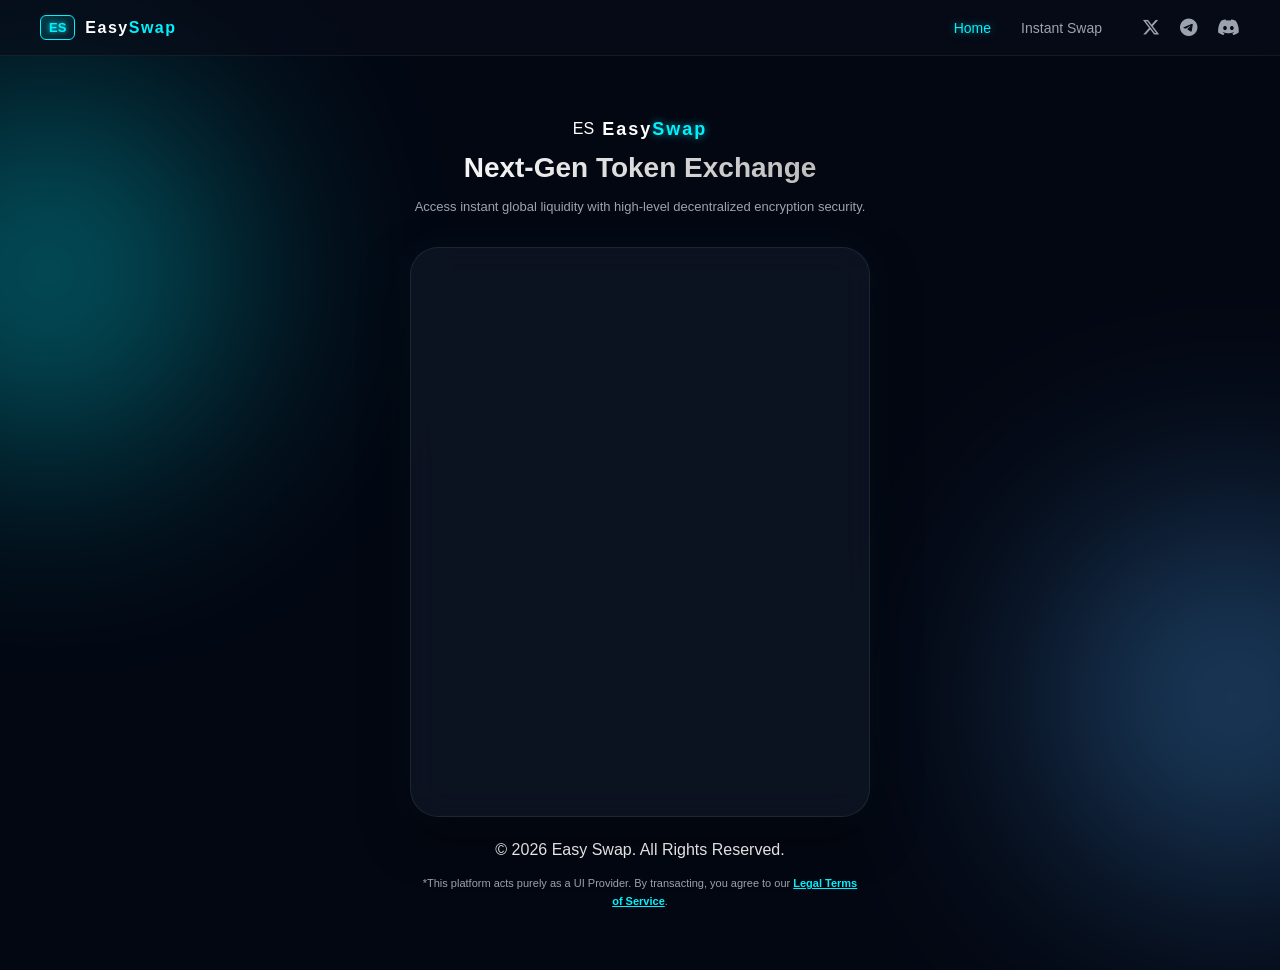
<file: index.html>
<!DOCTYPE html>
<html lang="en">
<head>
    <meta charset="UTF-8">
    <meta name="viewport" content="width=device-width, initial-scale=1.0">
    <title>Easy Swap - Next-Gen DEX Interface</title>
    <link rel="manifest" href="/manifest.json">
    <link rel="stylesheet" href="https://cdnjs.cloudflare.com/ajax/libs/font-awesome/6.5.1/css/all.min.css">
    <link rel="stylesheet" href="style.css">
</head>
<body>

    <div class="bg-glow glow-1"></div>
    <div class="bg-glow glow-2"></div>

    <nav class="navbar">
    <div class="nav-container">
        <div class="nav-logo">
            <span class="logo-badge">ES</span>
            <span class="logo-txt">Easy<span class="hl">Swap</span></span>
        </div>
        
        <button class="menu-toggle" id="mobile-menu-btn" aria-label="Toggle Menu">
            <span class="bar"></span>
            <span class="bar"></span>
            <span class="bar"></span>
        </button>

        <ul class="nav-links" id="nav-links-menu">
    <li><a href="/easy-swap/" class="active">Home</a></li>
    <li><a href="https://swapspace.co?ref=zoniqfi" target="_blank">Instant Swap</a></li>
    
    <li class="nav-socials-top">
        <a href="https://x.com/username_anda" target="_blank" aria-label="X (Twitter)">
            <i class="fa-brands fa-x-twitter"></i>
        </a>
        <a href="https://t.me/username_anda" target="_blank" aria-label="Telegram">
            <i class="fa-brands fa-telegram"></i>
        </a>
        <a href="https://discord.gg/username_anda" target="_blank" aria-label="Discord">
            <i class="fa-brands fa-discord"></i>
        </a>
    </li>
</ul>
    </div>
</nav>

    <div class="app-container">
        <header>
            <div class="logo-container">
                <div class="es-logo-box">ES</div>
                <span class="logo-text">Easy<span class="highlight">Swap</span></span>
            </div>
            <h1>Next-Gen Token Exchange</h1>
            <p>Access instant global liquidity with high-level decentralized encryption security.</p>
        </header>

        <div class="swap-card">
            <iframe 
                src="https://swapspace.co/widget?link_id=zoniqfi&transparent=true&theme=dark&amount=0.1&from=eth&to=usdt&direction=from" 
                style="width: 100%; height: 100%; border: none;"
                title="DEX Swap Widget">
            </iframe>
        </div>

    <footer>
    <p class="footer-copyright">&copy; 2026 <span class="hl">Easy Swap</span>. All Rights Reserved.</p>
    <p class="disclaimer">
                *This platform acts purely as a UI Provider. By transacting, you agree to our 
                <a href="#" id="open-tos" class="tos-link">Legal Terms of Service</a>.
            </p>
</footer>
    </div>

    <div id="tos-modal" class="modal-overlay">
        <div class="modal-content">
            <div class="modal-header">
                <h2>Terms of Service & Disclaimer</h2>
                <span id="close-tos" class="close-btn">&times;</span>
            </div>
            <div class="modal-body">
                <h3>1. Legal Status of the Platform</h3>
                <p>Easy Swap (<b>https://provizto.github.io/easy-swap</b>) operates purely as a <i>Non-Custodial Decentralized Exchange Interface</i> (Graphical Interface Provider). This platform is not a crypto asset trader, stock exchange, or centralized financial institution provider. All exchange (swap) functions are executed automatically by decentralized third-party protocols through the SwapSpace API aggregator.</p>
                
                <h3>2. Absence of Asset Control (Non-Custodial)</h3>
                <p>We never collect, receive, store, or control private keys or users' crypto assets. Users are fully responsible for the security of their respective digital wallets (<i>crypto wallets</i>).</p>
                
                <h3>3. Limitation of Market & Technical Risks</h3>
                <p>Zoniq Finance is not responsible for financial losses resulting from crypto asset price volatility in the market, transaction failures, blockchain network disruptions (stuck gas fees), or exploits/bugs in third-party smart contracts.</p>
                
                <h3>4. Regulatory Compliance & Self-Assessment Tax</h3>
                <p>This service is not intended for use in jurisdictions that prohibit digital asset transactions. Users are required to comply with applicable tax laws in their respective jurisdictions (including PMK 68/2022 for Indonesian jurisdiction, if applicable) on a self-assessment basis.</p>
            </div>
            <div class="modal-footer">
                <button id="accept-tos-btn" class="action-btn">I Understand & Agree</button>
            </div>
        </div>
    </div>

    <script src="app.js"></script>
    <script>
        // Registering Service Worker for Android PWA install feature
        if ('serviceWorker' in navigator) {
            window.addEventListener('load', function() {
                navigator.serviceWorker.register('/sw.js').then(function(registration) {
                    console.log('ServiceWorker registration successful: ', registration.scope);
                }, function(err) {
                    console.log('ServiceWorker registration failed: ', err);
                });
            });
        }
    </script>

</body>
</html>
</file>
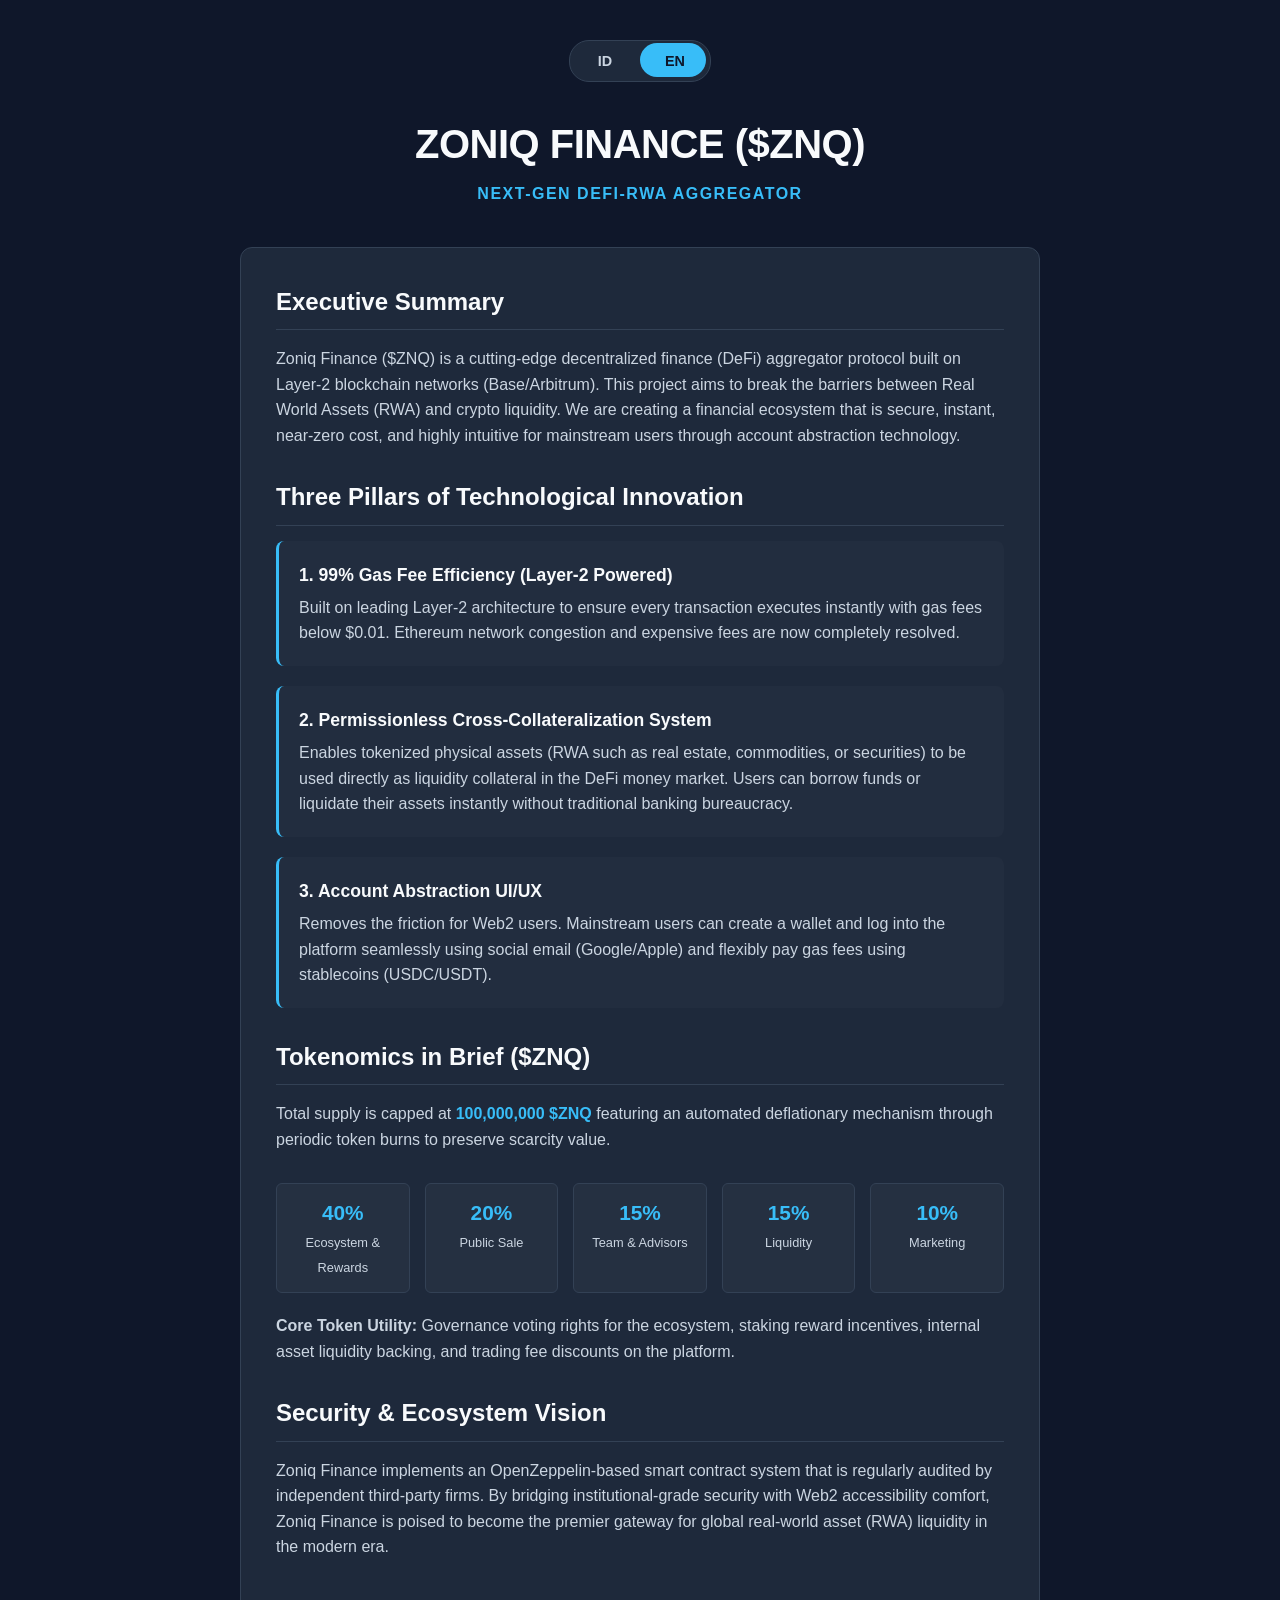
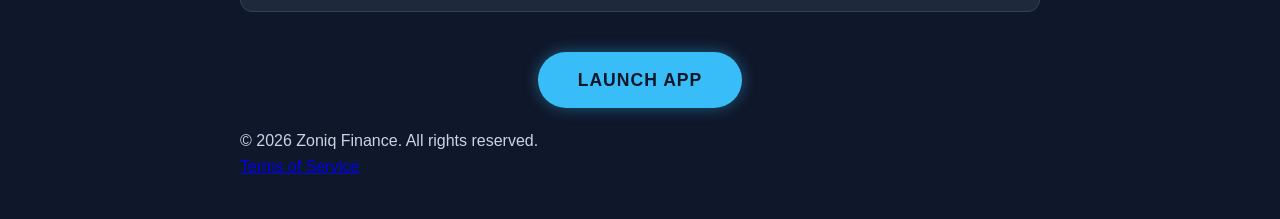
<file: whitepaper.html>
<!DOCTYPE html>
<html lang="en">
<head>
    <meta charset="UTF-8">
    <meta name="viewport" content="width=device-width, initial-scale=1.0">
    <title>Zoniq Finance - Next-Gen DeFi-RWA Aggregator</title>
    <style>
        :root {
            --bg-color: #0f172a;
            --text-color: #cbd5e1;
            --title-color: #f8fafc;
            --accent-color: #38bdf8;
            --card-bg: #1e293b;
            --border-color: #334155;
            --toggle-bg: #1e293b;
            --toggle-handle: #38bdf8;
            --toggle-text-active: #0f172a;
            --btn-glow: rgba(56, 189, 248, 0.4);
        }

        body {
            font-family: -apple-system, BlinkMacSystemFont, "Segoe UI", Roboto, Arial, sans-serif;
            background-color: var(--bg-color);
            color: var(--text-color);
            line-height: 1.6;
            margin: 0;
            padding: 40px 20px;
        }
        .container {
            max-width: 800px;
            margin: 0 auto;
        }
        .header {
            text-align: center;
            margin-bottom: 40px;
        }
        
        /* TOGGLE SWITCH STYLING AT THE VERY TOP */
        .toggle-container {
            display: flex;
            justify-content: center;
            align-items: center;
            margin-bottom: 30px;
        }
        .switch {
            position: relative;
            display: inline-block;
            width: 140px;
            height: 40px;
            background-color: var(--toggle-bg);
            border: 1px solid var(--border-color);
            border-radius: 20px;
            cursor: pointer;
            user-select: none;
        }
        .switch-label {
            position: absolute;
            top: 0;
            width: 70px;
            height: 40px;
            line-height: 40px;
            text-align: center;
            font-weight: 700;
            font-size: 0.9rem;
            color: var(--text-color);
            z-index: 2;
            transition: color 0.3s;
        }
        .switch-label.label-id { left: 0; }
        .switch-label.label-en { right: 0; }
        .switch-handle {
            position: absolute;
            top: 2px;
            left: 2px;
            width: 66px;
            height: 34px;
            background-color: var(--toggle-handle);
            border-radius: 18px;
            z-index: 1;
            transition: transform 0.3s cubic-bezier(0.4, 0, 0.2, 1);
        }
        
        .switch.active-id .label-id { color: var(--toggle-text-active); }
        .switch.active-en .label-en { color: var(--toggle-text-active); }
        .switch.active-en .switch-handle { transform: translateX(68px); }

        .header h1 {
            color: var(--title-color);
            font-size: 2.5rem;
            margin: 0 0 5px 0;
            font-weight: 800;
            letter-spacing: -0.5px;
        }
        .header p {
            color: var(--accent-color);
            font-weight: 700;
            text-transform: uppercase;
            letter-spacing: 1.5px;
            font-size: 1rem;
            margin: 0;
        }

        .grid {
            display: grid;
            grid-template-columns: 1fr;
            gap: 30px;
        }
        .lang-section {
            background-color: var(--card-bg);
            padding: 35px;
            border-radius: 12px;
            border: 1px solid var(--border-color);
            animation: fadeIn 0.4s ease;
        }
        .lang-section.hidden { display: none; }
        
        h2 {
            color: var(--title-color);
            font-size: 1.5rem;
            margin-top: 30px;
            margin-bottom: 15px;
            border-bottom: 1px solid var(--border-color);
            padding-bottom: 8px;
        }
        h2:first-of-type { margin-top: 0; }
        
        .pilar-list { list-style-type: none; padding: 0; }
        .pilar-item {
            margin-bottom: 20px;
            background: rgba(255, 255, 255, 0.02);
            padding: 20px;
            border-radius: 8px;
            border-left: 3px solid var(--accent-color);
        }
        .pilar-item strong {
            color: var(--title-color);
            display: block;
            font-size: 1.1rem;
            margin-bottom: 6px;
        }
        
        .highlight { color: var(--accent-color); font-weight: 600; }

        /* TOKENOMICS GRAPHIC & STATS STYLING */
        .tokenomics-container {
            display: flex;
            flex-direction: column;
            align-items: center;
            gap: 20px;
            margin: 20px 0;
        }
        .tokenomics-img {
            max-width: 100%;
            height: auto;
            border-radius: 10px;
            border: 1px solid var(--border-color);
            box-shadow: 0 4px 20px rgba(0,0,0,0.3);
        }
        .tokenomics-stats {
            width: 100%;
            display: grid;
            grid-template-columns: repeat(auto-fit, minmax(130px, 1fr));
            gap: 15px;
            margin-top: 10px;
        }
        .stat-card {
            background: rgba(255, 255, 255, 0.03);
            padding: 12px;
            border-radius: 6px;
            border: 1px solid var(--border-color);
            text-align: center;
        }
        .stat-card .percent {
            color: var(--accent-color);
            font-size: 1.3rem;
            font-weight: 800;
            display: block;
        }
        .stat-card .label {
            font-size: 0.8rem;
            color: var(--text-color);
        }

        /* FUTURISTIC ACTION BUTTON */
        .cta-container {
            display: flex;
            justify-content: center;
            margin-top: 40px;
            margin-bottom: 20px;
        }
        .btn-launch {
            display: inline-block;
            padding: 14px 40px;
            font-size: 1.1rem;
            font-weight: 700;
            color: #0f172a;
            background-color: var(--accent-color);
            border: none;
            border-radius: 30px;
            text-decoration: none;
            text-transform: uppercase;
            letter-spacing: 1px;
            box-shadow: 0 0 15px var(--btn-glow);
            transition: all 0.3s ease;
            cursor: pointer;
        }
        .btn-launch:hover {
            transform: translateY(-3px);
            box-shadow: 0 0 25px var(--accent-color);
            opacity: 0.95;
        }

        @keyframes fadeIn {
            from { opacity: 0; transform: translateY(5px); }
            to { opacity: 1; transform: translateY(0); }
        }
    </style>
</head>
<body>

<div class="container">
    <!-- HEADER -->
    <div class="header">
        <div class="toggle-container">
            <div id="langToggle" class="switch active-en" onclick="toggleLanguage()">
                <div class="switch-label label-id">ID</div>
                <div class="switch-label label-en">EN</div>
                <div class="switch-handle"></div>
            </div>
        </div>
        <h1>ZONIQ FINANCE ($ZNQ)</h1>
        <p>Next-Gen DeFi-RWA Aggregator</p>
    </div>

    <!-- CONTENT AREA -->
    <div id="content-grid" class="grid">
        
        <!-- BAHASA INDONESIA -->
        <section id="sect-id" class="lang-section hidden" lang="id">
            <h2>Ringkasan Eksekutif</h2>
            <p>Zoniq Finance ($ZNQ) adalah protokol agregator keuangan terdesentralisasi (DeFi) mutakhir yang dibangun di atas jaringan blockchain Layer-2 (Base/Arbitrum). Proyek ini hadir untuk menghancurkan batasan antara aset dunia nyata (Real World Assets) dan likuiditas kripto. Kami menciptakan ekosistem finansial yang aman, instan, berbiaya mendekati nol, dan sangat ramah bagi pengguna awam melalui teknologi abstraksi akun.</p>

            <h2>Tiga Pilar Inovasi Teknologi</h2>
            <div class="pilar-list">
                <div class="pilar-item">
                    <strong>1. Efisiensi Biaya Gas 99% (Layer-2 Powered)</strong>
                    Dibangun di atas arsitektur Layer-2 terkemuka untuk memastikan setiap transaksi berjalan secara instan dengan biaya gas di bawah $0.01. Masalah antrean jaringan dan biaya mahal Ethereum kini sepenuhnya teratasi.
                </div>
                <div class="pilar-item">
                    <strong>2. Sistem Jaminan Silang Permissionless (Cross-Collateralization)</strong>
                    Memungkinkan aset fisik yang telah ditokenisasi (RWA seperti properti, komoditas, atau surat berharga) digunakan langsung sebagai agunan likuiditas di pasar uang DeFi. Pengguna dapat meminjam dana atau mencairkan aset mereka secara instan tanpa birokrasi perbankan tradisional.
                </div>
                <div class="pilar-item">
                    <strong>3. UI/UX Abstraksi Akun (Account Abstraction)</strong>
                    Menghilangkan hambatan mental bagi pengguna Web2. Pengguna awam dapat membuat dompet dan masuk ke platform cukup menggunakan email sosial (Google/Apple) serta membayar biaya gas secara fleksibel menggunakan token stabil (USDC/USDT).
                </div>
            </div>

            <h2>Tokenomik Singkat ($ZNQ)</h2>
            <p>Total pasokan dibatasi sebanyak <span class="highlight">100.000.000 $ZNQ</span> dengan mekanisme deflasioner otomatis lewat skema pembakaran (<em>burn</em>) token berkala untuk memelihara kelangkaan nilai.</p>
            
            <!-- INFOGRAPHICS PLACEHOLDER (ID) -->
            <div class="tokenomics-container">
                <!-- Ganti source gambar di bawah dengan aset Anda jika diperlukan -->
                <div class="tokenomics-stats">
                    <div class="stat-card"><span class="percent">40%</span><span class="label">Ekosistem &amp; Hadiah</span></div>
                    <div class="stat-card"><span class="percent">20%</span><span class="label">Penjualan Publik</span></div>
                    <div class="stat-card"><span class="percent">15%</span><span class="label">Tim &amp; Penasihat</span></div>
                    <div class="stat-card"><span class="percent">15%</span><span class="label">Likuiditas</span></div>
                    <div class="stat-card"><span class="percent">10%</span><span class="label">Pemasaran</span></div>
                </div>
            </div>
            
            <p><strong>Utilitas Utama Token:</strong> Alat hak suara tata kelola ekosistem (governance), insentif hadiah program <em>staking</em>, penjaminan likuiditas aset internal, dan potongan biaya perdagangan di platform.</p>

            <h2>Keamanan &amp; Visi Ekosistem</h2>
            <p>Zoniq Finance menerapkan sistem smart contract berbasis OpenZeppelin yang diaudit secara berkala oleh auditor independen. Dengan menggabungkan keamanan kelas institusional dan kenyamanan akses Web2, Zoniq Finance bersiap menjadi gerbang utama penyedia likuiditas aset dunia nyata (RWA) global di era modern.</p>
        </section>

        <!-- ENGLISH TRANSLATION -->
        <section id="sect-en" class="lang-section" lang="en">
            <h2>Executive Summary</h2>
            <p>Zoniq Finance ($ZNQ) is a cutting-edge decentralized finance (DeFi) aggregator protocol built on Layer-2 blockchain networks (Base/Arbitrum). This project aims to break the barriers between Real World Assets (RWA) and crypto liquidity. We are creating a financial ecosystem that is secure, instant, near-zero cost, and highly intuitive for mainstream users through account abstraction technology.</p>

            <h2>Three Pillars of Technological Innovation</h2>
            <div class="pilar-list">
                <div class="pilar-item">
                    <strong>1. 99% Gas Fee Efficiency (Layer-2 Powered)</strong>
                    Built on leading Layer-2 architecture to ensure every transaction executes instantly with gas fees below $0.01. Ethereum network congestion and expensive fees are now completely resolved.
                </div>
                <div class="pilar-item">
                    <strong>2. Permissionless Cross-Collateralization System</strong>
                    Enables tokenized physical assets (RWA such as real estate, commodities, or securities) to be used directly as liquidity collateral in the DeFi money market. Users can borrow funds or liquidate their assets instantly without traditional banking bureaucracy.
                </div>
                <div class="pilar-item">
                    <strong>3. Account Abstraction UI/UX</strong>
                    Removes the friction for Web2 users. Mainstream users can create a wallet and log into the platform seamlessly using social email (Google/Apple) and flexibly pay gas fees using stablecoins (USDC/USDT).
                </div>
            </div>

            <h2>Tokenomics in Brief ($ZNQ)</h2>
            <p>Total supply is capped at <span class="highlight">100,000,000 $ZNQ</span> featuring an automated deflationary mechanism through periodic token burns to preserve scarcity value.</p>
            
            <!-- INFOGRAPHICS PLACEHOLDER (EN) -->
            <div class="tokenomics-container">
                <div class="tokenomics-stats">
                    <div class="stat-card"><span class="percent">40%</span><span class="label">Ecosystem &amp; Rewards</span></div>
                    <div class="stat-card"><span class="percent">20%</span><span class="label">Public Sale</span></div>
                    <div class="stat-card"><span class="percent">15%</span><span class="label">Team &amp; Advisors</span></div>
                    <div class="stat-card"><span class="percent">15%</span><span class="label">Liquidity</span></div>
                    <div class="stat-card"><span class="percent">10%</span><span class="label">Marketing</span></div>
                </div>
            </div>
            
            <p><strong>Core Token Utility:</strong> Governance voting rights for the ecosystem, staking reward incentives, internal asset liquidity backing, and trading fee discounts on the platform.</p>

            <h2>Security &amp; Ecosystem Vision</h2>
            <p>Zoniq Finance implements an OpenZeppelin-based smart contract system that is regularly audited by independent third-party firms. By bridging institutional-grade security with Web2 accessibility comfort, Zoniq Finance is poised to become the premier gateway for global real-world asset (RWA) liquidity in the modern era.</p>
        </section>

    </div>

    <!-- CENTERED LAUNCH APP BUTTON -->
    <div class="cta-container">
        <!-- Gantilah '#' dengan URL dApp Testnet Zoniq Finance Anda -->
        <a href="app.html" class="btn-launch" id="cta-btn">Launch App</a>
    </div>

    <!-- ================= GLOBAL FOOTER ================= -->
    <footer>
        <div class="copyright">&copy; 2026 Zoniq Finance. All rights reserved.</div>
        <div>
            <a href="terms.html" id="tosLink" class="footer-link">Terms of Service</a>
        </div>
    </footer>
    
</div>

<script>
    function setCookie(name, value, days) {
        let expires = "";
        if (days) {
            let date = new Date();
            date.setTime(date.getTime() + (days * 24 * 60 * 60 * 1000));
            expires = "; expires=" + date.toUTCString();
        }
        document.cookie = name + "=" + (value || "") + expires + "; path=/; SameSite=Strict";
    }

    function getCookie(name) {
        let nameEQ = name + "=";
        let ca = document.cookie.split(';');
        for(let i=0; i < ca.length; i++) {
            let c = ca[i];
            while (c.charAt(0)==' ') c = c.substring(1,c.length);
            if (c.indexOf(nameEQ) == 0) return c.substring(nameEQ.length,c.length);
        }
        return null;
    }

    function applyLanguage(lang) {
        const toggle = document.getElementById('langToggle');
        const sectId = document.getElementById('sect-id');
        const sectEn = document.getElementById('sect-en');
        const ctaBtn = document.getElementById('cta-btn');

        if (lang === 'id') {
            toggle.classList.remove('active-en');
            toggle.classList.add('active-id');
            sectId.classList.remove('hidden');
            sectEn.classList.add('hidden');
            ctaBtn.innerText = "Buka Aplikasi"; // Menyesuaikan teks tombol aksi
        } else {
            toggle.classList.remove('active-id');
            toggle.classList.add('active-en');
            sectId.classList.add('hidden');
            sectEn.classList.remove('hidden');
            ctaBtn.innerText = "Launch App";
        }
    }

    function toggleLanguage() {
        const toggle = document.getElementById('langToggle');
        let nextLang = toggle.classList.contains('active-en') ? 'id' : 'en';
        applyLanguage(nextLang);
        setCookie('oniq_lang', nextLang, 30);
    }

    window.onload = function() {
        let savedLang = getCookie('oniq_lang');
        if (savedLang) {
            applyLanguage(savedLang);
        } else {
            applyLanguage('en');
        }
    };
</script>

</body>
</html>
</file>
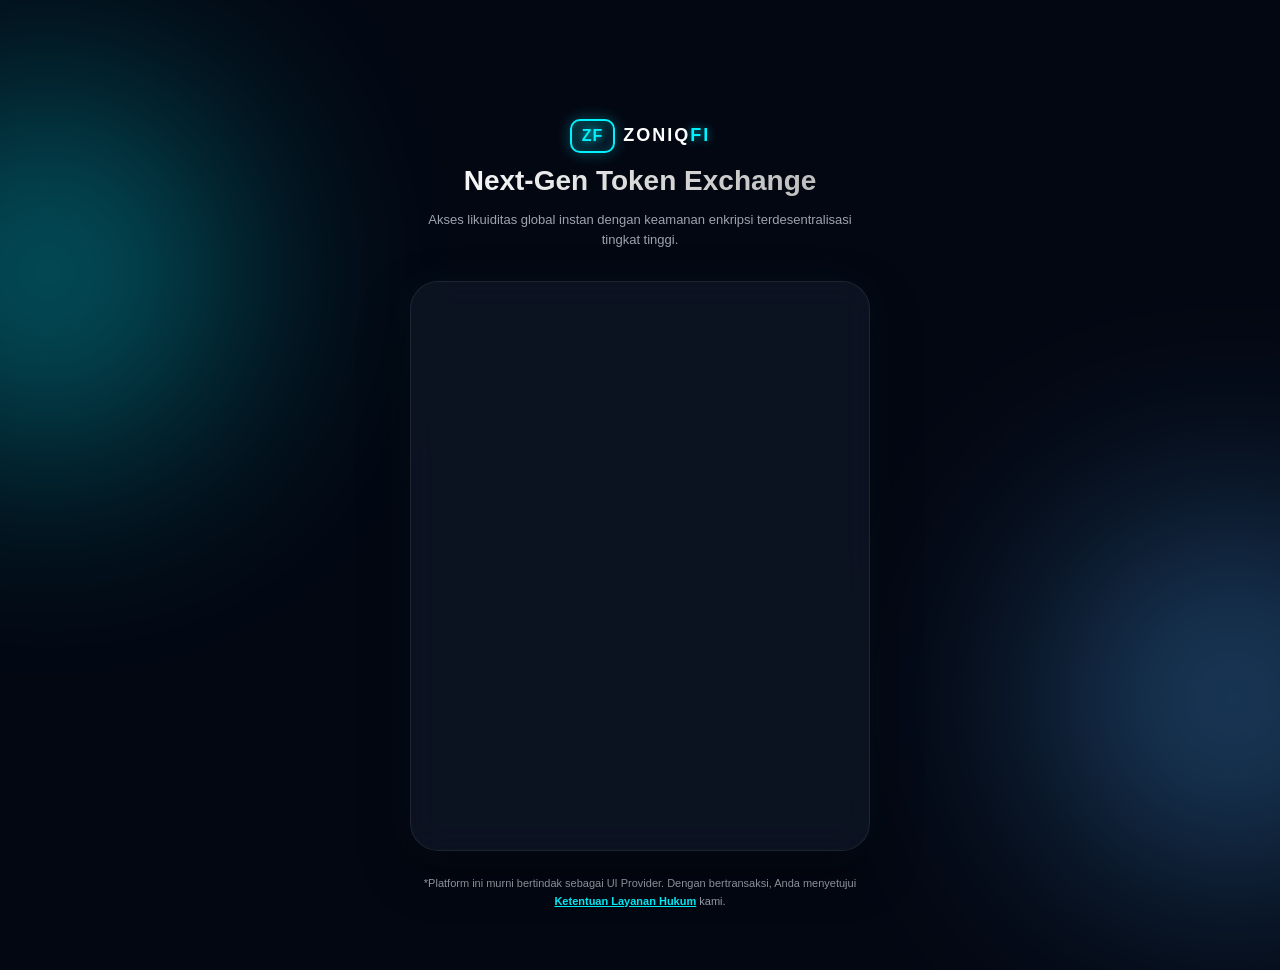
<file: xxx.html>
<!DOCTYPE html>
<html lang="id">
<head>
    <meta charset="UTF-8">
    <meta name="viewport" content="width=device-width, initial-scale=1.0">
    <title>ZoniqFi - Next-Gen DEX Interface</title>
    <link rel="manifest" href="/manifest.json">
    <link rel="stylesheet" href="style.css">
</head>
<body>

    <!-- Elemen Dekorasi Cahaya Neon Latar Belakang -->
    <div class="bg-glow glow-1"></div>
    <div class="bg-glow glow-2"></div>

    <div class="app-container">
        <header>
            <div class="logo-container">
                <div class="zf-logo-box">ZF</div>
                <span class="logo-text">ZONIQ<span class="highlight">FI</span></span>
            </div>
            <h1>Next-Gen Token Exchange</h1>
            <p>Akses likuiditas global instan dengan keamanan enkripsi terdesentralisasi tingkat tinggi.</p>
        </header>

        <!-- KOTAK UTAMA SWAP DENGAN EFEK GLASSMORPHISM -->
        <div class="swap-card">
            <!-- Parameter link_id di bawah ini otomatis terhubung dengan akun mitra Anda -->
            <iframe 
                src="https://swapspace.co/widget?link_id=zoniqfi&transparent=true&theme=dark&amount=0.1&from=eth&to=usdt&direction=from" 
                style="width: 100%; height: 100%; border: none;"
                title="DEX Swap Widget">
            </iframe>
        </div>

        <footer>
            <p class="disclaimer">
                *Platform ini murni bertindak sebagai UI Provider. Dengan bertransaksi, Anda menyetujui 
                <a href="#" id="open-tos" class="tos-link">Ketentuan Layanan Hukum</a> kami.
            </p>
        </footer>
    </div>

    <!-- WINDOW POP-UP MODAL (TERSEMBUNYI SECARA DEFAULT) -->
    <div id="tos-modal" class="modal-overlay">
        <div class="modal-content">
            <div class="modal-header">
                <h2>Ketentuan Layanan & Pelepasan Tanggung Jawab</h2>
                <span id="close-tos" class="close-btn">&times;</span>
            </div>
            <div class="modal-body">
                <h3>1. Status Hukum Platform</h3>
                <p>Zoniq Finance (<b>zoniqfinance.com</b>) murni beroperasi sebagai <i>Non-Custodial Decentralized Exchange Interface</i> (Penyedia Antarmuka Grafis). Platform ini bukan merupakan pedagang aset kripto, bursa efek, atau penyedia lembaga keuangan terpusat. Seluruh fungsi pertukaran (swap) dieksekusi secara otomatis oleh protokol pihak ketiga terdesentralisasi melalui agregator API SwapSpace.</p>
                
                <h3>2. Ketiadaan Penguasaan Aset (Non-Custodial)</h3>
                <p>Kami tidak pernah mengumpulkan, menerima, menyimpan, atau menguasai kunci privat (<i>private keys</i>) maupun aset kripto milik pengguna. Pengguna bertanggung jawab penuh atas keamanan dompet digital (<i>crypto wallet</i>) masing-masing.</p>
                
                <h3>3. Pelepasan Risiko Pasar & Teknis</h3>
                <p>Zoniq Finance tidak bertanggung jawab atas kerugian finansial akibat volatilitas harga aset kripto di pasar, kegagalan transaksi, gangguan jaringan blockchain (<i>gas fee</i> tertahan), atau <i>exploit/bug</i> pada smart contract pihak ketiga.</p>
                
                <h3>4. Kepatuhan Regulasi & Pajak Mandiri</h3>
                <p>Layanan ini tidak ditujukan untuk digunakan di yurisdiksi yang melarang transaksi aset digital. Pengguna wajib mematuhi hukum perpajakan yang berlaku di wilayah hukum masing-masing (termasuk PMK 68/2022 untuk yurisdiksi Indonesia) secara mandiri (<i>self-assessment</i>).</p>
            </div>
            <div class="modal-footer">
                <button id="accept-tos-btn" class="action-btn">Saya Mengerti & Setuju</button>
            </div>
        </div>
    </div>

    <script src="app.js"></script>
    <script>
        // Mendaftarkan Service Worker untuk fitur install PWA Android
        if ('serviceWorker' in navigator) {
            window.addEventListener('load', function() {
                navigator.serviceWorker.register('/sw.js').then(function(registration) {
                    console.log('ServiceWorker registrasi berhasil: ', registration.scope);
                }, function(err) {
                    console.log('ServiceWorker registrasi gagal: ', err);
                });
            });
        }
    </script>
</body>
</html>
</file>
<file: style.css>
/* Pengaturan Dasar & Efek Cyberpunk */
body {
    margin: 0;
    padding: 0;
    font-family: 'Segoe UI', Roboto, Helvetica, Arial, sans-serif;
    background-color: #030712; 
    color: #ffffff;
    display: flex;
    justify-content: center;
    align-items: center;
    min-height: 100vh;
    overflow-x: hidden;
    position: relative;
}

/* Elemen Dekorasi Cahaya Ambient (Glow Background) */
.bg-glow {
    position: absolute;
    width: 350px;
    height: 350px;
    border-radius: 50%;
    filter: blur(120px);
    z-index: 0;
    opacity: 0.4;
    pointer-events: none;
}
.glow-1 {
    background: #00f2fe; 
    top: 10%;
    left: -10%;
}
.glow-2 {
    background: #4facfe; 
    bottom: 10%;
    right: -10%;
}

/* Container Aplikasi */
.app-container {
    width: 100%;
    max-width: 460px;
    padding: 20px;
    text-align: center;
    z-index: 1; 
}

/* Gaya Tipografi & Logo */
.logo-container {
    display: flex;
    align-items: center;
    justify-content: center;
    gap: 8px;
    margin-bottom: 12px;
}
/* ==========================================
   DESAIN LOGO KOTAK ZF FUTURISTIK (NEON GLOW)
   ========================================== */
.zf-logo-box {
    background: linear-gradient(135deg, rgba(0, 242, 254, 0.15), rgba(79, 172, 254, 0.05));
    border: 2px solid #00f2fe;
    color: #00f2fe;
    font-weight: 900;
    font-size: 16px;
    letter-spacing: 1px;
    padding: 6px 10px;
    border-radius: 10px;
    text-shadow: 0 0 8px #00f2fe;
    box-shadow: 0 0 15px rgba(0, 242, 254, 0.3), 
                inset 0 0 8px rgba(0, 242, 254, 0.2);
    animation: pulse 2s infinite alternate;
    display: inline-flex;
    align-items: center;
    justify-content: center;
}
.logo-icon {
    font-size: 24px;
    color: #00f2fe;
    text-shadow: 0 0 10px #00f2fe;
    animation: pulse 2s infinite alternate;
}
.logo-text {
    font-weight: 800;
    letter-spacing: 2px;
    font-size: 18px;
}
.logo-text .highlight {
    color: #00f2fe;
    text-shadow: 0 0 8px rgba(0, 242, 254, 0.6);
}

header h1 {
    font-size: 28px;
    font-weight: 700;
    margin: 0 0 10px 0;
    background: linear-gradient(to right, #ffffff, #b5b5b5);
    -webkit-background-clip: text;
    -webkit-text-fill-color: transparent;
}

header p {
    font-size: 13px;
    color: #9ca3af;
    margin-bottom: 30px;
    line-height: 1.6;
}

/* Efek Kaca Transparan & Garis Menyala (Glassmorphism + Neon Border) */
.swap-card {
    background: rgba(17, 24, 39, 0.7); 
    backdrop-filter: blur(16px); 
    -webkit-backdrop-filter: blur(16px);
    border: 1px solid rgba(255, 255, 255, 0.08);
    border-radius: 28px;
    box-shadow: 0 20px 50px rgba(0, 0, 0, 0.4), 
                0 0 40px rgba(0, 242, 254, 0.05); 
    padding: 14px;
    margin-bottom: 24px;
    height: 540px;
    transition: all 0.3s ease;
}

.swap-card:hover {
    border-color: rgba(0, 242, 254, 0.3);
    box-shadow: 0 20px 50px rgba(0, 0, 0, 0.5), 
                0 0 40px rgba(0, 242, 254, 0.15);
}

/* Disclaimer Footer */
.disclaimer {
    font-size: 11px;
    color: #9ca3af; 
    line-height: 1.6;
    padding: 0 10px;
}
.tos-link {
    color: #00f2fe;
    text-decoration: underline;
    cursor: pointer;
    font-weight: 600;
}

/* STYLE SYSTEM WINDOW MODAL (TOS) */
.modal-overlay {
    position: fixed;
    top: 0;
    left: 0;
    width: 100%;
    height: 100%;
    background: rgba(0, 0, 0, 0.8);
    backdrop-filter: blur(8px);
    z-index: 100;
    display: flex;
    justify-content: center;
    align-items: center;
    opacity: 0;
    pointer-events: none;
    transition: all 0.3s ease;
}
.modal-overlay.active {
    opacity: 1;
    pointer-events: auto;
}
.modal-content {
    background: #0d111c;
    border: 1px solid rgba(255, 255, 255, 0.1);
    width: 90%;
    max-width: 500px;
    border-radius: 24px;
    overflow: hidden;
    box-shadow: 0 0 30px rgba(0, 242, 254, 0.2);
}
.modal-header {
    background: #161b26;
    padding: 16px 20px;
    display: flex;
    justify-content: space-between;
    align-items: center;
    border-bottom: 1px solid rgba(255, 255, 255, 0.05);
}
.modal-header h2 {
    font-size: 16px;
    margin: 0;
    color: #00f2fe;
}
.close-btn {
    font-size: 24px;
    cursor: pointer;
    color: #9ca3af;
}
.close-btn:hover { color: #ffffff; }
.modal-body {
    padding: 20px;
    max-height: 300px;
    overflow-y: auto;
    text-align: left;
    font-size: 13px;
    line-height: 1.6;
    color: #d1d5db;
}
.modal-body h3 {
    font-size: 14px;
    color: #ffffff;
    margin-top: 15px;
    margin-bottom: 5px;
}
.modal-body p { margin: 0 0 10px 0; }
.modal-footer {
    padding: 15px 20px;
    background: #161b26;
    text-align: right;
    border-top: 1px solid rgba(255, 255, 255, 0.05);
}
.action-btn {
    background: linear-gradient(135deg, #4facfe 0%, #00f2fe 100%);
    border: none;
    padding: 10px 20px;
    color: #000000;
    font-weight: 600;
    border-radius: 12px;
    cursor: pointer;
    transition: transform 0.2s;
}
.action-btn:hover { transform: scale(1.03); }

@keyframes pulse {
    0% { transform: scale(1); opacity: 0.8; }
    100% { transform: scale(1.1); opacity: 1; }
}

/* =======================================================
   OTOMATIS MEMBUAT PRESISI DI LAYAR HP (RESPONSIVE VIEW)
   ======================================================= */
@media screen and (max-width: 480px) {
    .app-container { padding: 10px; }
    header h1 { font-size: 22px; }
    header p { font-size: 12px; margin-bottom: 20px; }
    .swap-card {
        height: 480px; 
        padding: 8px;  
        border-radius: 20px; 
    }
    .disclaimer { font-size: 10px; padding: 0 5px; }
}

/* ==========================================
   STYLE NAVIGASI MENU UTAMA (CYBER GLASS)
   ========================================== */
.navbar {
    position: fixed;
    top: 0;
    left: 0;
    width: 100%;
    background: rgba(9, 13, 26, 0.65);
    backdrop-filter: blur(12px);
    -webkit-backdrop-filter: blur(12px);
    border-bottom: 1px solid rgba(255, 255, 255, 0.06);
    z-index: 999;
    box-sizing: border-box;
}

.nav-container {
    max-width: 1200px;
    margin: 0 auto;
    padding: 15px 24px;
    display: flex;
    justify-content: space-between;
    align-items: center;
}

/* Identitas Logo di Menu */
.nav-logo {
    display: flex;
    align-items: center;
    gap: 10px;
}

.logo-badge {
    background: linear-gradient(135deg, rgba(0, 242, 254, 0.2), rgba(79, 172, 254, 0.05));
    border: 1px solid #00f2fe;
    color: #00f2fe;
    font-weight: 800;
    font-size: 13px;
    padding: 4px 8px;
    border-radius: 6px;
    text-shadow: 0 0 5px #00f2fe;
}

.logo-txt {
    font-weight: 800;
    letter-spacing: 1.5px;
    font-size: 16px;
}

.logo-txt .hl {
    color: #00f2fe;
}

/* Daftar Tautan Menu */
.nav-links {
    list-style: none;
    display: flex;
    align-items: center;
    gap: 30px;
    margin: 0;
    padding: 0;
}

.nav-links a {
    color: #9ca3af;
    text-decoration: none;
    font-size: 14px;
    font-weight: 500;
    transition: color 0.3s, text-shadow 0.3s;
}

.nav-links a:hover, .nav-links a.active {
    color: #00f2fe;
    text-shadow: 0 0 8px rgba(0, 242, 254, 0.5);
}

/* Tombol Akses Khusus (GitHub) */
.nav-links .nav-btn {
    background: linear-gradient(135deg, rgba(79, 172, 254, 0.1) 0%, rgba(0, 242, 254, 0.2) 100%);
    border: 1px solid #00f2fe;
    padding: 8px 18px;
    border-radius: 10px;
    color: #ffffff;
    font-weight: 600;
    box-shadow: 0 0 10px rgba(0, 242, 254, 0.1);
}

.nav-links .nav-btn:hover {
    background: linear-gradient(135deg, #4facfe 0%, #00f2fe 100%);
    color: #000000;
    box-shadow: 0 0 15px rgba(0, 242, 254, 0.4);
    text-shadow: none;
}

/* Pengaturan Tombol Hamburger Mobile */
.menu-toggle {
    display: none;
    flex-direction: column;
    gap: 5px;
    background: none;
    border: none;
    cursor: pointer;
}

.menu-toggle .bar {
    width: 22px;
    height: 2px;
    background-color: #ffffff;
    transition: all 0.3s ease;
}

/* Jarak Tambahan untuk Isi Web agar Tidak Tertutup Menu */
body {
    padding-top: 70px;
}

/* =======================================================
   KODE PENYEMPURNAAN: MENU MOBILE SUPER RAPAT & CENTER
   ======================================================= */
@media screen and (max-width: 768px) {
    .menu-toggle {
        display: flex !important;
    }

    /* Kotak utama menu lipat */
    .nav-links {
        position: absolute !important;
        top: 100% !important;
        left: 0 !important;
        width: 100% !important;
        background: #090d1a !important; /* Hitam pekat */
        display: flex !important;
        flex-direction: column !important; /* Berbaris ke bawah */
        align-items: center !important; /* Center horizontal */
        justify-content: center !important; /* Center vertikal */
        gap: 5px !important; /* Pangkas jarak antar menu jadi sangat rapat */
        padding: 0 !important;
        max-height: 0 !important;
        overflow: hidden !important;
        transition: max-height 0.3s ease-in-out !important;
        box-sizing: border-box !important;
    }

    /* Ketika menu dibuka (Aktif) - Kita pangkas tingginya agar padat */
    .nav-links.active {
        max-height: 260px !important; /* Dipersempit dari 380px agar tidak melar */
        padding: 15px 0 !important; /* Jarak bantalan atas bawah yang pas */
        border-bottom: 2px solid #00f2fe !important;
    }

    /* Mengatur baris teks menu (Home, Instant Swap) */
    .nav-links li {
        width: 100% !important;
        display: flex !important;
        justify-content: center !important; /* Paksa teks ke tengah */
        align-items: center !important;
        margin: 0 !important;
        padding: 0 !important;
    }

    .nav-links a {
        display: block !important;
        padding: 8px 0 !important; /* Dirapatkan dari 15px menjadi 8px saja */
        width: 100% !important;
        text-align: center !important; /* Teks benar-benar di tengah */
        font-size: 15px !important;
        font-weight: 600 !important;
        letter-spacing: 0.5px !important;
        box-sizing: border-box !important;
    }

    /* Baris Ikon Medsos (X, Telegram, Discord) di paling bawah */
    .nav-socials-top {
        display: flex !important;
        flex-direction: row !important; /* Tetap sejajar horizontal ke samping */
        justify-content: center !important; /* Ikon kumpul di tengah */
        align-items: center !important;
        gap: 25px !important; /* Jarak renggang antar-ikon yang ideal */
        width: 60% !important; /* Dipersempit wadah horizontalnya agar lebih ngumpul di tengah */
        margin: 10px auto 0 auto !important; /* Jarak atas dirapatkan */
        padding-top: 12px !important; /* Jarak garis pembatas dirapatkan */
        border-top: 1px solid rgba(255, 255, 255, 0.1) !important;
    }

    /* Memastikan elemen pembungkus ikon tidak merusak struktur center */
    .nav-socials-top li {
        width: auto !important;
        display: inline-flex !important;
        justify-content: center !important;
    }

    .nav-socials-top a {
        display: inline-block !important;
        width: auto !important;
        padding: 5px !important; /* Rapat dan pas untuk jari */
        font-size: 20px !important; /* Ukuran ikon proporsional */
    }

    /* Animasi tombol hamburger silang (X) */
    .menu-toggle.open .bar:nth-child(1) { transform: translateY(7px) rotate(45deg) !important; background-color: #00f2fe !important; }
    .menu-toggle.open .bar:nth-child(2) { opacity: 0 !important; }
    .menu-toggle.open .bar:nth-child(3) { transform: translateY(-7px) rotate(-45deg) !important; background-color: #00f2fe !important; }
}

/* Styling Baru untuk Ikon Medsos di Navigasi Atas */
.nav-socials-top {
    display: flex;
    gap: 20px;
    align-items: center;
    margin-left: 10px;
}

.nav-socials-top a {
    font-size: 18px;
    color: #9ca3af;
    transition: color 0.3s, transform 0.3s, text-shadow 0.3s;
    text-decoration: none;
    display: flex;
    align-items: center;
}

.nav-socials-top a:hover {
    color: #00f2fe;
    transform: translateY(-2px);
    text-shadow: 0 0 10px #00f2fe;
}

/* Penyesuaian Responsif untuk Layar HP */
@media screen and (max-width: 768px) {
    .nav-socials-top {
        justify-content: center;
        padding: 15px 0;
        width: 100%;
        border-top: 1px solid rgba(255, 255, 255, 0.05);
        margin-left: 0;
        gap: 30px; /* Jarak lebih longgar saat dibuka di HP */
    }
    
    .nav-socials-top a {
        font-size: 22px; /* Ikon sedikit lebih besar di HP agar mudah ditekan jari */
    }
}
</file>
